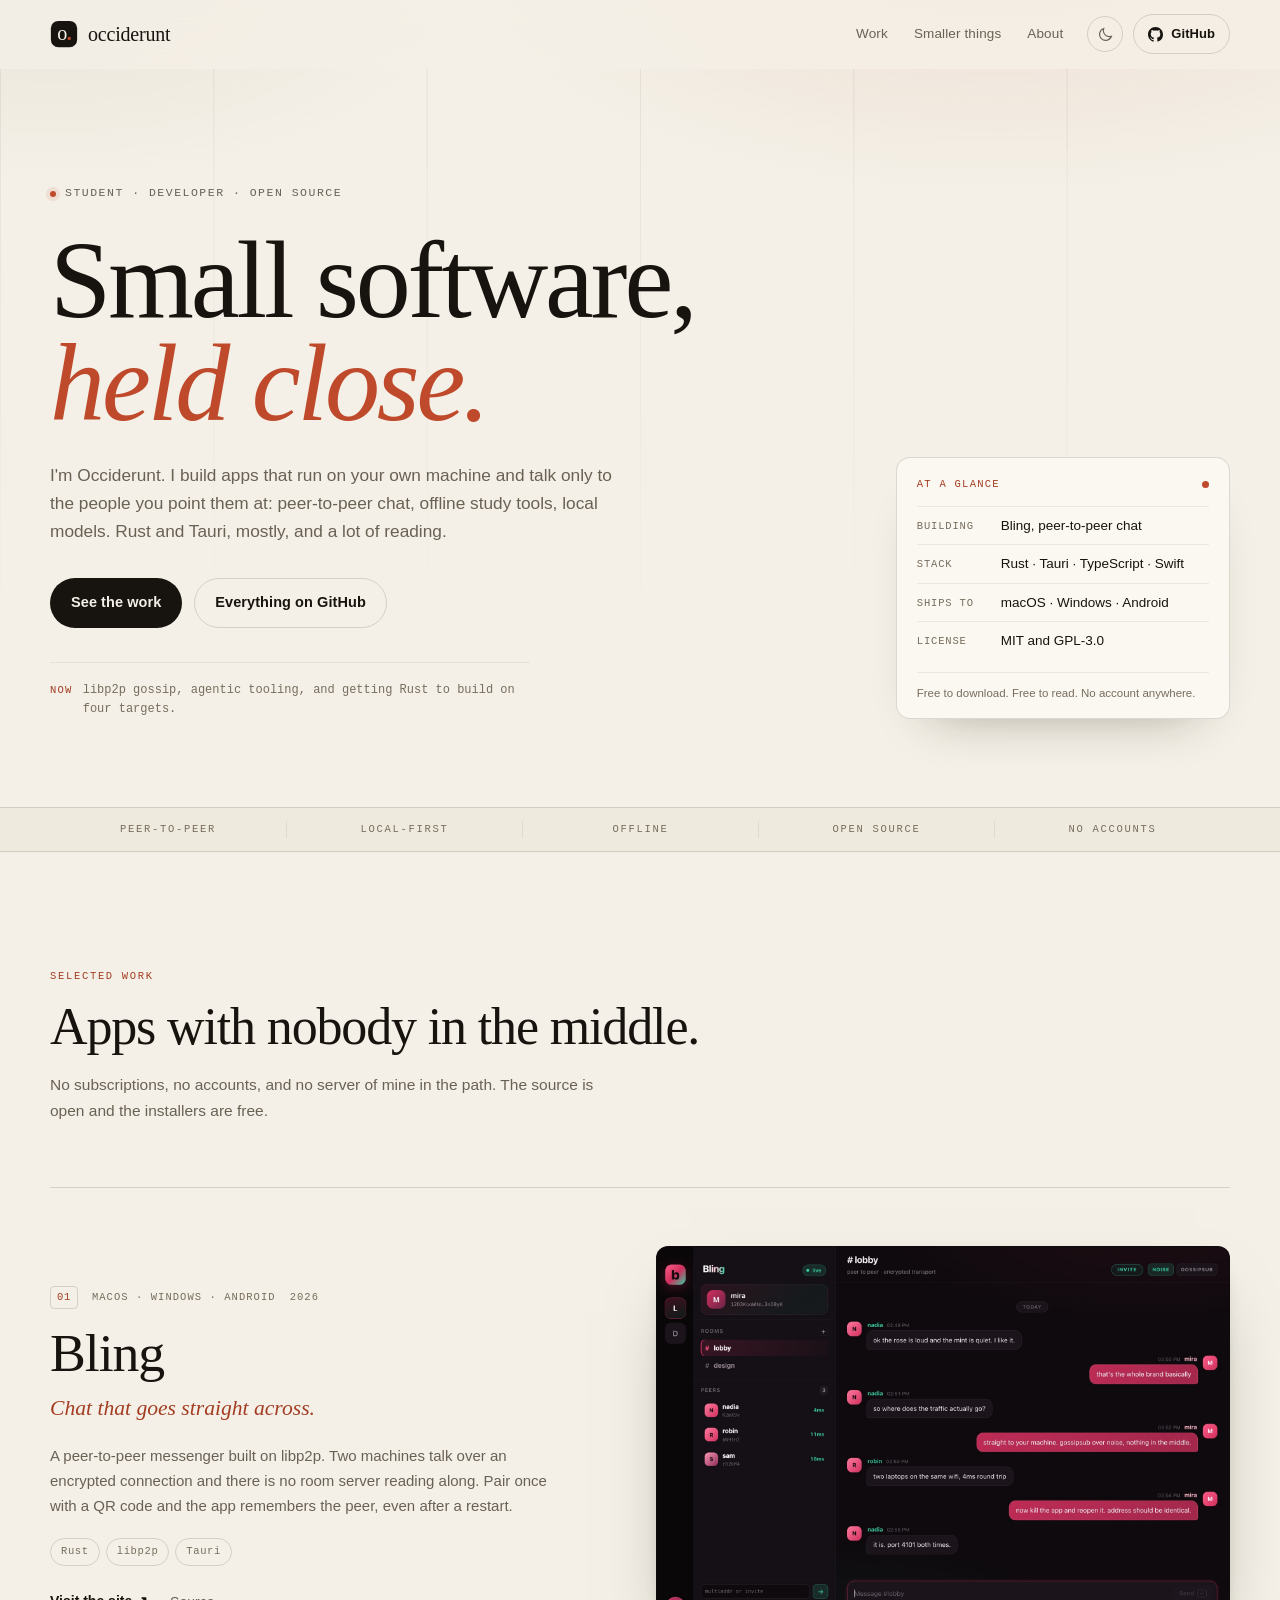
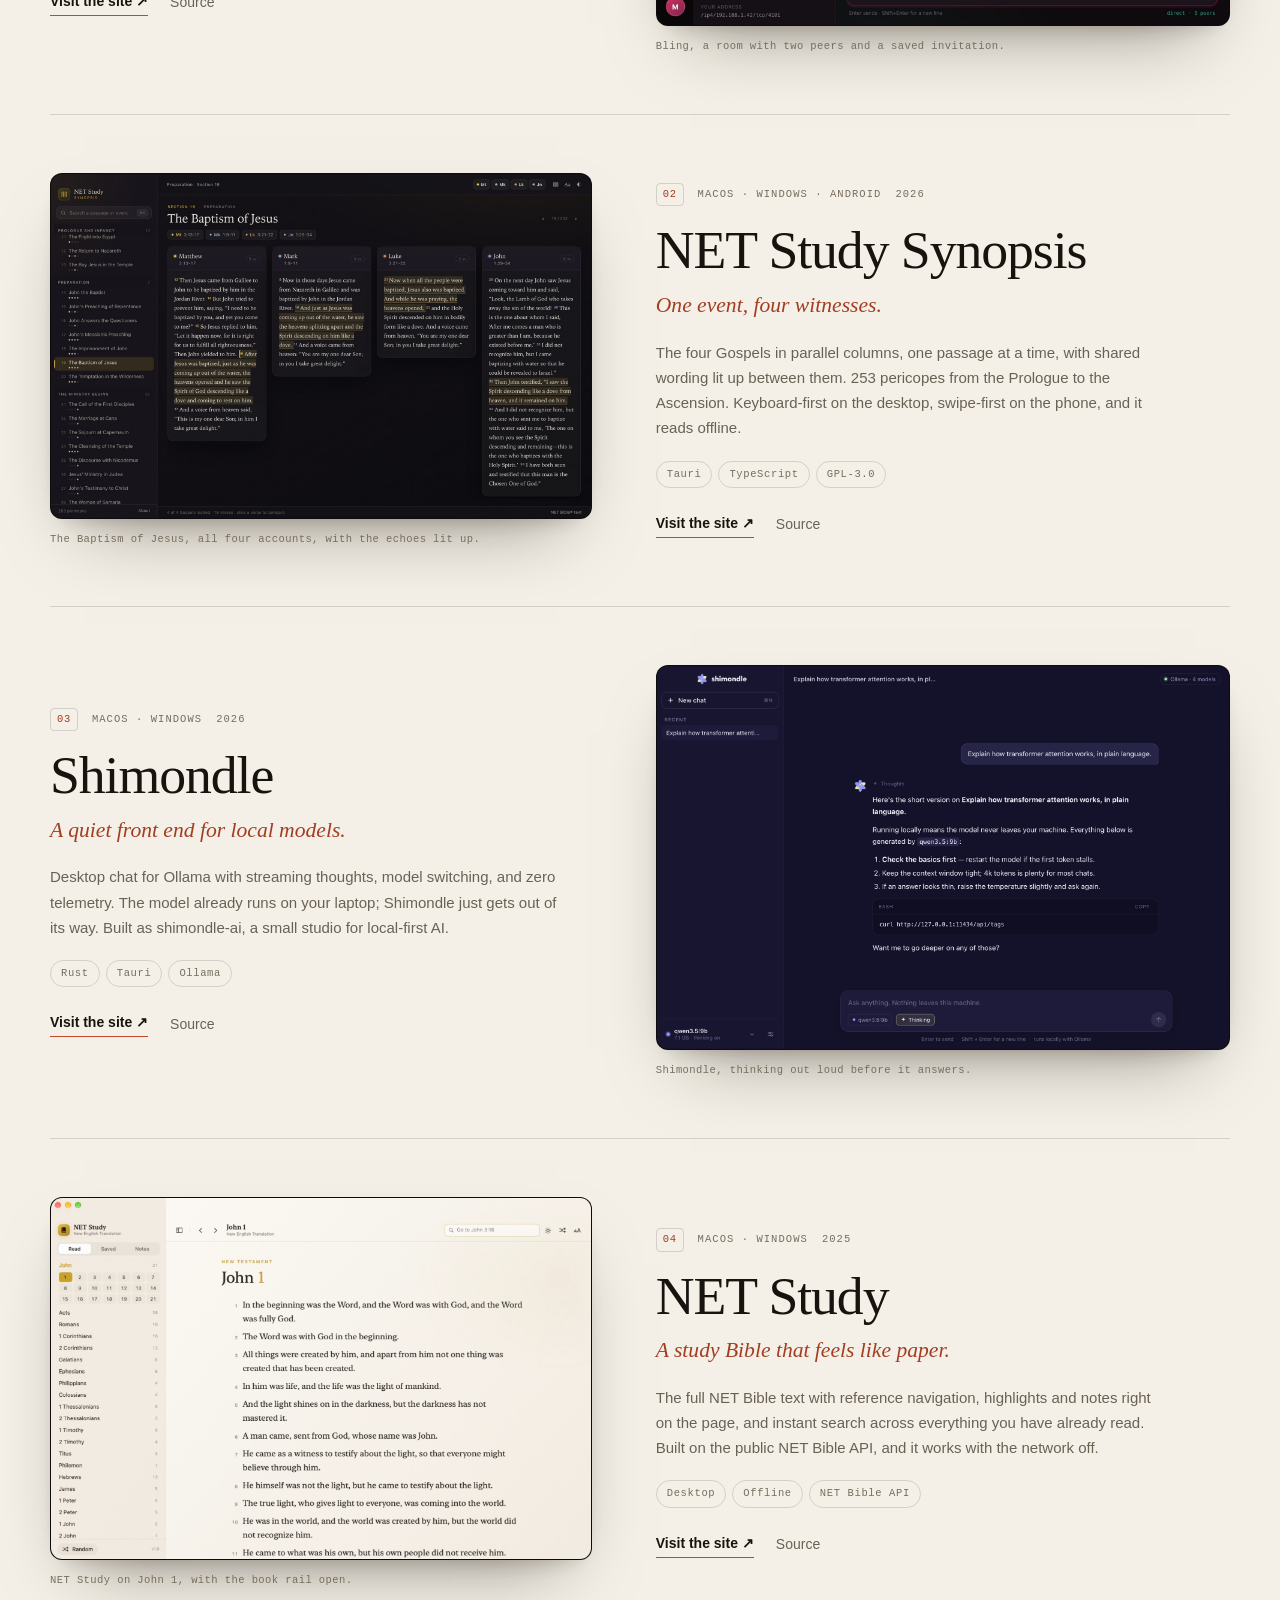
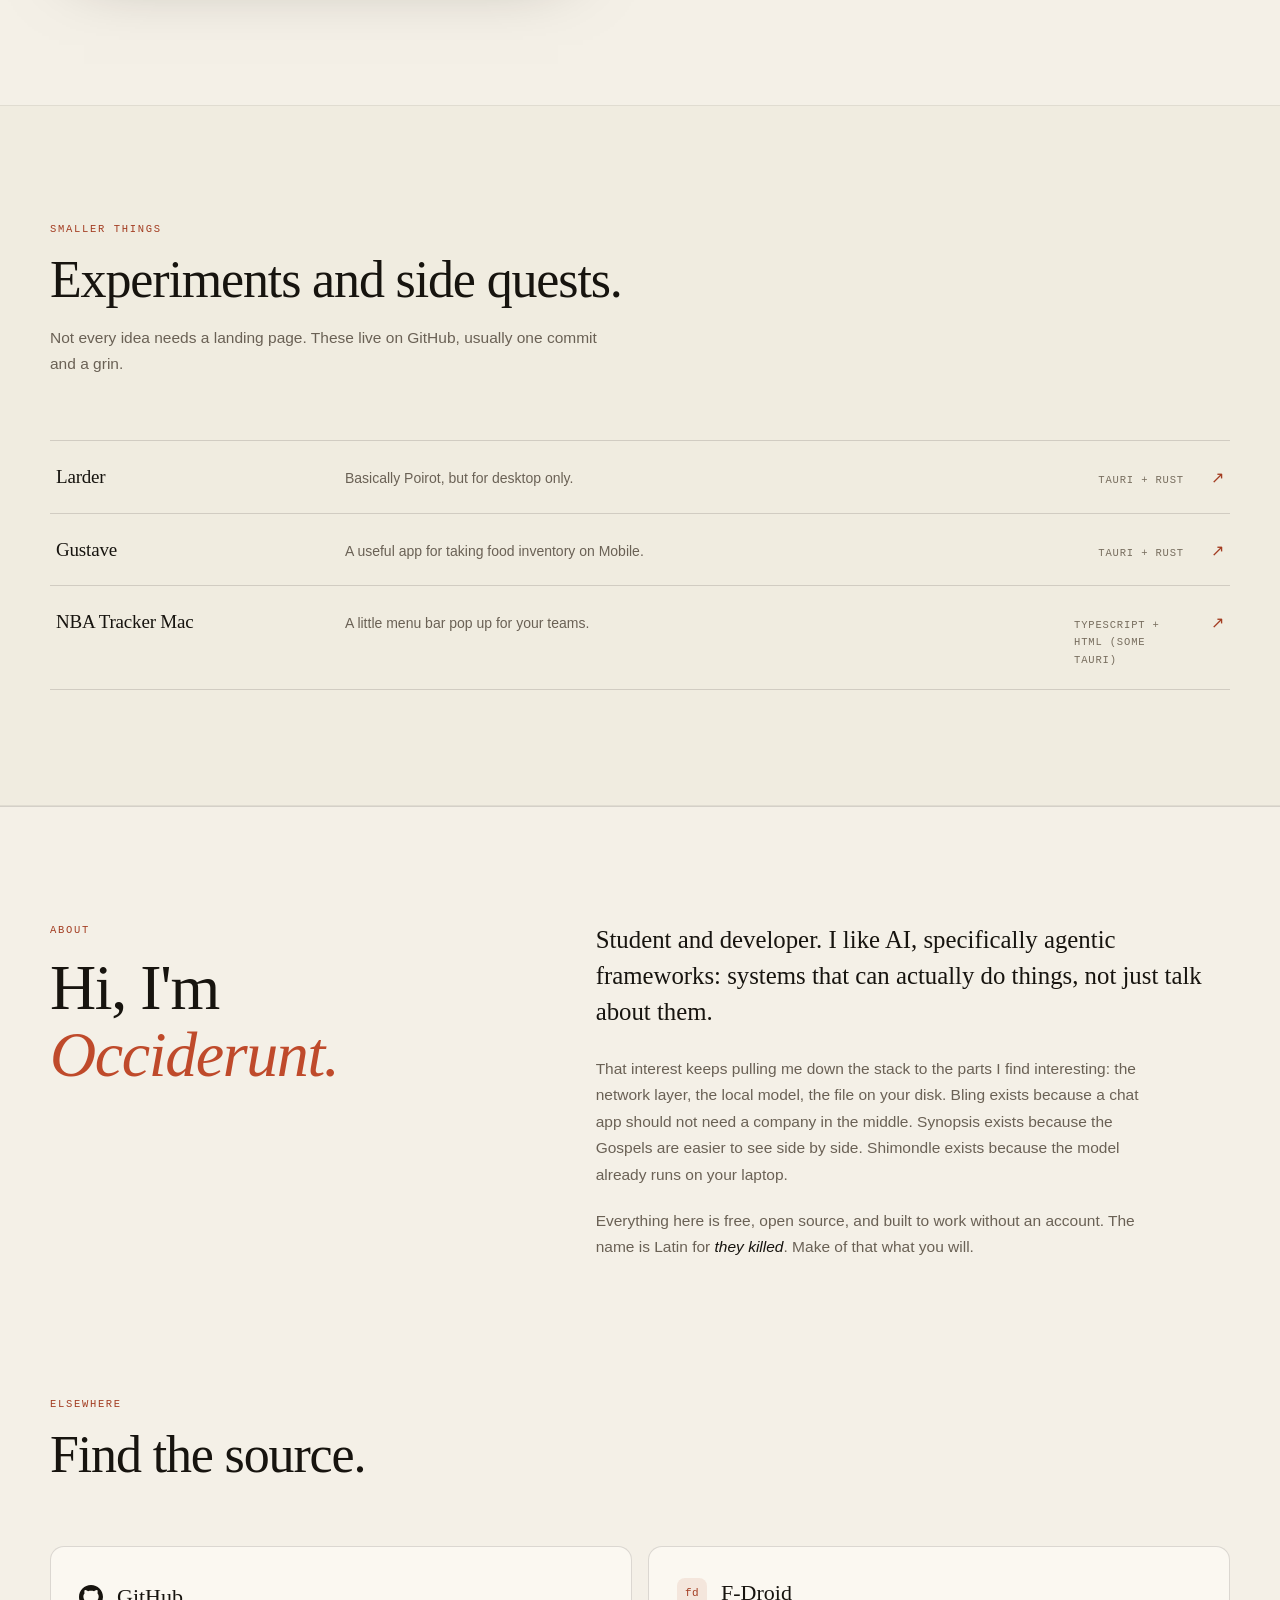
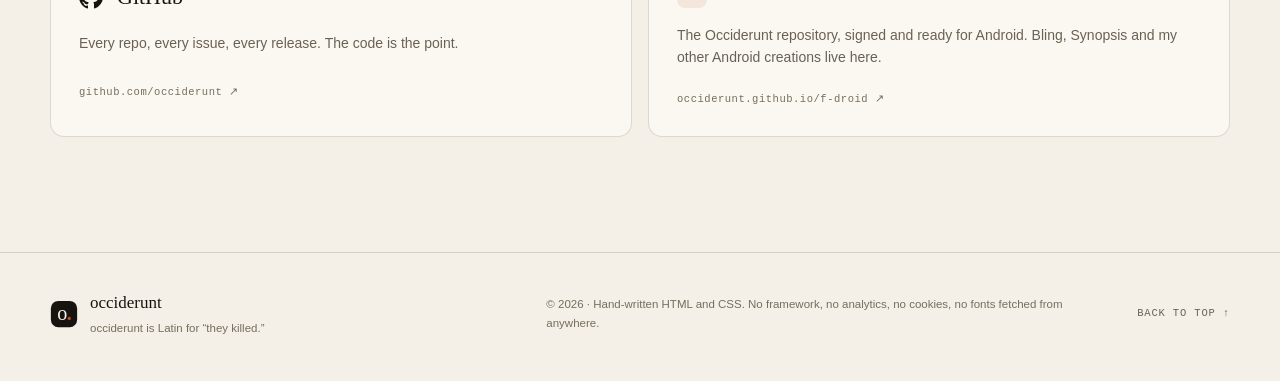
<file: index.html>
<!doctype html>
<html lang="en">
<head>
<meta charset="utf-8">
<meta name="viewport" content="width=device-width, initial-scale=1">
<title>occiderunt — small software, held close</title>
<meta name="description" content="Occiderunt is a student and developer building local-first, peer-to-peer software: Bling, NET Study Synopsis, Shimondle, and NET Study.">
<meta name="theme-color" content="#f4f0e7">
<link rel="icon" href="assets/favicon.svg" type="image/svg+xml">
<link rel="icon" href="assets/favicon-32.png" sizes="32x32" type="image/png">
<link rel="apple-touch-icon" href="assets/apple-touch-icon.png">
<meta property="og:type" content="website">
<meta property="og:site_name" content="occiderunt">
<meta property="og:title" content="occiderunt — small software, held close">
<meta property="og:description" content="Peer-to-peer chat, offline study tools, local models. Free, open source, no accounts.">
<meta property="og:image" content="https://occiderunt.github.io/assets/og.png">
<meta property="og:url" content="https://occiderunt.github.io/">
<meta name="twitter:card" content="summary_large_image">
<link rel="stylesheet" href="styles.css">
<script>
  /* set the theme before paint so there is no flash */
  (function () {
    document.documentElement.classList.add("js");
    try {
      var saved = localStorage.getItem("occiderunt-theme");
      if (saved === "night") document.documentElement.dataset.theme = "night";
      else if (!saved && window.matchMedia && window.matchMedia("(prefers-color-scheme: dark)").matches) {
        document.documentElement.dataset.theme = "night";
      }
    } catch (e) {}
  })();
</script>
<script type="application/ld+json">
{
  "@context": "https://schema.org",
  "@type": "Person",
  "name": "Occiderunt",
  "url": "https://occiderunt.github.io/",
  "description": "Student and developer building local-first, peer-to-peer software.",
  "sameAs": ["https://github.com/occiderunt"]
}
</script>
</head>
<body>

<a class="skip" href="#main">Skip to content</a>

<header class="site-head" id="site-head">
  <div class="wrap bar">
    <a class="brand" href="#top" aria-label="Occiderunt, home">
      <svg class="mark" viewBox="0 0 32 32" aria-hidden="true">
        <rect x="1" y="1" width="30" height="30" rx="8.5" fill="currentColor"/>
        <text x="14" y="23" text-anchor="middle" font-family="Iowan Old Style, Palatino, Georgia, serif" font-size="23" fill="var(--paper)">o</text>
        <circle cx="22" cy="21" r="1.9" fill="var(--accent)"/>
      </svg>
      <span class="brand-word">occiderunt</span>
    </a>

    <nav class="nav" aria-label="Main">
      <a href="#work">Work</a>
      <a href="#smaller">Smaller things</a>
      <a href="#about">About</a>
    </nav>

    <div class="actions">
      <button class="icon-btn" id="theme-toggle" type="button" aria-label="Switch to night theme" title="Switch theme">
        <svg class="i-sun" viewBox="0 0 24 24" aria-hidden="true"><circle cx="12" cy="12" r="4.1"/><path d="M12 2.4v2.3M12 19.3v2.3M2.4 12h2.3M19.3 12h2.3M5.3 5.3l1.6 1.6M17.1 17.1l1.6 1.6M18.7 5.3l-1.6 1.6M6.9 17.1l-1.6 1.6"/></svg>
        <svg class="i-moon" viewBox="0 0 24 24" aria-hidden="true"><path d="M20.4 14.5A8.6 8.6 0 0 1 9.5 3.6a8.6 8.6 0 1 0 10.9 10.9Z"/></svg>
      </button>
      <a class="btn btn-small btn-ghost" href="https://github.com/occiderunt" target="_blank" rel="noopener">
        <svg class="gh" viewBox="0 0 16 16" aria-hidden="true"><path d="M8 0C3.58 0 0 3.58 0 8c0 3.54 2.29 6.53 5.47 7.59.4.07.55-.17.55-.38 0-.19-.01-.82-.01-1.49-2.01.37-2.53-.49-2.69-.94-.09-.23-.48-.94-.82-1.13-.28-.15-.68-.52-.01-.53.63-.01 1.08.58 1.23.82.72 1.21 1.87.87 2.33.66.07-.52.28-.87.51-1.07-1.78-.2-3.64-.89-3.64-3.95 0-.87.31-1.59.82-2.15-.08-.2-.36-1.02.08-2.12 0 0 .67-.21 2.2.82.64-.18 1.32-.27 2-.27s1.36.09 2 .27c1.53-1.04 2.2-.82 2.2-.82.44 1.1.16 1.92.08 2.12.51.56.82 1.27.82 2.15 0 3.07-1.87 3.75-3.65 3.95.29.25.54.73.54 1.48 0 1.07-.01 1.93-.01 2.2 0 .21.15.46.55.38A8.01 8.01 0 0 0 16 8c0-4.42-3.58-8-8-8Z"/></svg>
        GitHub
      </a>
    </div>
  </div>
</header>

<main id="main">

  <section class="hero" id="top">
    <div class="hero-grid-lines" aria-hidden="true"></div>
    <div class="wrap hero-grid">
      <div class="hero-copy">
        <p class="kicker"><span class="dot" aria-hidden="true"></span>Student · developer · open source</p>
        <h1>Small software,<br><em>held close.</em></h1>
        <p class="lede">I'm Occiderunt. I build apps that run on your own machine and talk only to the people you point them at: peer-to-peer chat, offline study tools, local models. Rust and Tauri, mostly, and a lot of reading.</p>
        <div class="cta">
          <a class="btn btn-primary" href="#work">See the work</a>
          <a class="btn btn-ghost" href="https://github.com/occiderunt" target="_blank" rel="noopener">Everything on GitHub</a>
        </div>
        <p class="hero-note"><span class="k">now</span> libp2p gossip, agentic tooling, and getting Rust to build on four targets.</p>
      </div>

      <aside class="facts" aria-label="At a glance">
        <div class="facts-head"><span class="k">at a glance</span><span class="lamp" aria-hidden="true"></span></div>
        <dl>
          <div class="fact"><dt>building</dt><dd>Bling, peer-to-peer chat</dd></div>
          <div class="fact"><dt>stack</dt><dd>Rust · Tauri · TypeScript · Swift</dd></div>
          <div class="fact"><dt>ships to</dt><dd>macOS · Windows · Android</dd></div>
          <div class="fact"><dt>license</dt><dd>MIT and GPL-3.0</dd></div>
        </dl>
        <p class="facts-foot">Free to download. Free to read. No account anywhere.</p>
      </aside>
    </div>
  </section>

  <div class="band" aria-label="Principles">
    <div class="wrap band-grid">
      <span>peer-to-peer</span>
      <span>local-first</span>
      <span>offline</span>
      <span>open source</span>
      <span>no accounts</span>
    </div>
  </div>

  <section class="section" id="work">
    <div class="wrap">
      <div class="section-head">
        <p class="eyebrow">selected work</p>
        <h2>Apps with nobody in the middle.</h2>
        <p class="sub">No subscriptions, no accounts, and no server of mine in the path. The source is open and the installers are free.</p>
      </div>

      <article class="project" data-rise>
        <div class="p-body">
          <p class="p-meta"><span class="p-num">01</span><span>macOS · Windows · Android</span><span>2026</span></p>
          <h3>Bling</h3>
          <p class="tag">Chat that goes straight across.</p>
          <p class="p-desc">A peer-to-peer messenger built on libp2p. Two machines talk over an encrypted connection and there is no room server reading along. Pair once with a QR code and the app remembers the peer, even after a restart.</p>
          <p class="tags"><span>Rust</span><span>libp2p</span><span>Tauri</span></p>
          <p class="links">
            <a class="link-arrow" href="https://occiderunt.github.io/bling/">Visit the site <span aria-hidden="true">↗</span></a>
            <a class="link-quiet" href="https://github.com/occiderunt/bling">Source</a>
          </p>
        </div>
        <figure class="p-shot">
          <img src="assets/app-bling.jpg" alt="The Bling window: a room called lobby with two connected peers and a short conversation." width="1800" height="1190" loading="lazy">
          <figcaption>Bling, a room with two peers and a saved invitation.</figcaption>
        </figure>
      </article>

      <article class="project" data-rise>
        <div class="p-body">
          <p class="p-meta"><span class="p-num">02</span><span>macOS · Windows · Android</span><span>2026</span></p>
          <h3>NET Study Synopsis</h3>
          <p class="tag">One event, four witnesses.</p>
          <p class="p-desc">The four Gospels in parallel columns, one passage at a time, with shared wording lit up between them. 253 pericopes from the Prologue to the Ascension. Keyboard-first on the desktop, swipe-first on the phone, and it reads offline.</p>
          <p class="tags"><span>Tauri</span><span>TypeScript</span><span>GPL-3.0</span></p>
          <p class="links">
            <a class="link-arrow" href="https://net-study.github.io/netstudy-synopsis/">Visit the site <span aria-hidden="true">↗</span></a>
            <a class="link-quiet" href="https://github.com/NET-Study/netstudy-synopsis">Source</a>
          </p>
        </div>
        <figure class="p-shot">
          <img src="assets/app-synopsis.jpg" alt="NET Study Synopsis showing the Baptism of Jesus in four parallel columns with shared wording highlighted." width="1800" height="1148" loading="lazy">
          <figcaption>The Baptism of Jesus, all four accounts, with the echoes lit up.</figcaption>
        </figure>
      </article>

      <article class="project" data-rise>
        <div class="p-body">
          <p class="p-meta"><span class="p-num">03</span><span>macOS · Windows</span><span>2026</span></p>
          <h3>Shimondle</h3>
          <p class="tag">A quiet front end for local models.</p>
          <p class="p-desc">Desktop chat for Ollama with streaming thoughts, model switching, and zero telemetry. The model already runs on your laptop; Shimondle just gets out of its way. Built as shimondle-ai, a small studio for local-first AI.</p>
          <p class="tags"><span>Rust</span><span>Tauri</span><span>Ollama</span></p>
          <p class="links">
            <a class="link-arrow" href="https://shimondle-ai.github.io/">Visit the site <span aria-hidden="true">↗</span></a>
            <a class="link-quiet" href="https://github.com/shimondle-ai/shimondle">Source</a>
          </p>
        </div>
        <figure class="p-shot">
          <img src="assets/app-shimondle.jpg" alt="Shimondle mid-answer, with the thinking stream open above the reply." width="1800" height="1205" loading="lazy">
          <figcaption>Shimondle, thinking out loud before it answers.</figcaption>
        </figure>
      </article>

      <article class="project" data-rise>
        <div class="p-body">
          <p class="p-meta"><span class="p-num">04</span><span>macOS · Windows</span><span>2025</span></p>
          <h3>NET Study</h3>
          <p class="tag">A study Bible that feels like paper.</p>
          <p class="p-desc">The full NET Bible text with reference navigation, highlights and notes right on the page, and instant search across everything you have already read. Built on the public NET Bible API, and it works with the network off.</p>
          <p class="tags"><span>Desktop</span><span>Offline</span><span>NET Bible API</span></p>
          <p class="links">
            <a class="link-arrow" href="https://net-study.github.io/">Visit the site <span aria-hidden="true">↗</span></a>
            <a class="link-quiet" href="https://github.com/NET-Study/netstudy-mac">Source</a>
          </p>
        </div>
        <figure class="p-shot">
          <img src="assets/app-netstudy.jpg" alt="NET Study open to John 1, with the book rail on the left and the parchment reading column." width="1800" height="1205" loading="lazy">
          <figcaption>NET Study on John 1, with the book rail open.</figcaption>
        </figure>
      </article>
    </div>
  </section>

  <section class="section alt" id="smaller">
    <div class="wrap">
      <div class="section-head">
        <p class="eyebrow">smaller things</p>
        <h2>Experiments and side quests.</h2>
        <p class="sub">Not every idea needs a landing page. These live on GitHub, usually one commit and a grin.</p>
      </div>

      <ul class="things">
        <li>
          <a href="https://github.com/occiderunt/larder" target="_blank" rel="noopener">
            <span class="t-name">Larder</span>
            <span class="t-desc">Basically Poirot, but for desktop only.</span>
            <span class="t-lang">Tauri + Rust</span>
            <span class="t-arrow" aria-hidden="true">↗</span>
          </a>
        </li>
        <li>
          <a href="https://github.com/occiderunt/gustave" target="_blank" rel="noopener">
            <span class="t-name">Gustave</span>
            <span class="t-desc">A useful app for taking food inventory on Mobile.</span>
            <span class="t-lang">Tauri + Rust</span>
            <span class="t-arrow" aria-hidden="true">↗</span>
          </a>
        </li>
        <li>
          <a href="https://github.com/occiderunt/nba-tray-mac" target="_blank" rel="noopener">
            <span class="t-name">NBA Tracker Mac</span>
            <span class="t-desc">A little menu bar pop up for your teams.</span>
            <span class="t-lang">TypeScript + HTML (some Tauri)</span>
            <span class="t-arrow" aria-hidden="true">↗</span>
          </a>
        </li>
      </ul>
    </div>
  </section>

  <section class="section about" id="about">
    <div class="wrap about-grid">
      <div class="about-head">
        <p class="eyebrow">about</p>
        <h2>Hi, I'm<br><em>Occiderunt.</em></h2>
      </div>
      <div class="about-body">
        <p class="big">Student and developer. I like AI, specifically agentic frameworks: systems that can actually do things, not just talk about them.</p>
        <p>That interest keeps pulling me down the stack to the parts I find interesting: the network layer, the local model, the file on your disk. Bling exists because a chat app should not need a company in the middle. Synopsis exists because the Gospels are easier to see side by side. Shimondle exists because the model already runs on your laptop.</p>
        <p>Everything here is free, open source, and built to work without an account. The name is Latin for <em>they killed</em>. Make of that what you will.</p>
      </div>
    </div>
  </section>

  <section class="section elsewhere" id="elsewhere">
    <div class="wrap">
      <div class="section-head">
        <p class="eyebrow">elsewhere</p>
        <h2>Find the source.</h2>
      </div>
      <div class="links-grid">
        <a class="big-link" href="https://github.com/occiderunt" target="_blank" rel="noopener">
          <svg class="gh big-gh" viewBox="0 0 16 16" aria-hidden="true"><path d="M8 0C3.58 0 0 3.58 0 8c0 3.54 2.29 6.53 5.47 7.59.4.07.55-.17.55-.38 0-.19-.01-.82-.01-1.49-2.01.37-2.53-.49-2.69-.94-.09-.23-.48-.94-.82-1.13-.28-.15-.68-.52-.01-.53.63-.01 1.08.58 1.23.82.72 1.21 1.87.87 2.33.66.07-.52.28-.87.51-1.07-1.78-.2-3.64-.89-3.64-3.95 0-.87.31-1.59.82-2.15-.08-.2-.36-1.02.08-2.12 0 0 .67-.21 2.2.82.64-.18 1.32-.27 2-.27s1.36.09 2 .27c1.53-1.04 2.2-.82 2.2-.82.44 1.1.16 1.92.08 2.12.51.56.82 1.27.82 2.15 0 3.07-1.87 3.75-3.65 3.95.29.25.54.73.54 1.48 0 1.07-.01 1.93-.01 2.2 0 .21.15.46.55.38A8.01 8.01 0 0 0 16 8c0-4.42-3.58-8-8-8Z"/></svg>
          <span class="bl-name">GitHub</span>
          <span class="bl-desc">Every repo, every issue, every release. The code is the point.</span>
          <span class="bl-go" aria-hidden="true">github.com/occiderunt ↗</span>
        </a>
        <a class="big-link" href="https://occiderunt.github.io/f-droid/" target="_blank" rel="noopener">
          <span class="bl-mark" aria-hidden="true">fd</span>
          <span class="bl-name">F-Droid</span>
          <span class="bl-desc">The Occiderunt repository, signed and ready for Android. Bling, Synopsis and my other Android creations live here.</span>
          <span class="bl-go" aria-hidden="true">occiderunt.github.io/f-droid ↗</span>
        </a>
      </div>
    </div>
  </section>

</main>

<footer class="site-foot">
  <div class="wrap foot-grid">
    <div class="foot-brand">
      <svg class="mark" viewBox="0 0 32 32" aria-hidden="true">
        <rect x="1" y="1" width="30" height="30" rx="8.5" fill="currentColor"/>
        <text x="14" y="23" text-anchor="middle" font-family="Iowan Old Style, Palatino, Georgia, serif" font-size="23" fill="var(--paper)">o</text>
        <circle cx="22" cy="21" r="1.9" fill="var(--accent)"/>
      </svg>
      <div>
        <p class="fb-name">occiderunt</p>
        <p class="fb-note">occiderunt is Latin for “they killed.”</p>
      </div>
    </div>
    <p class="foot-fine">© <span id="year">2026</span> · Hand-written HTML and CSS. No framework, no analytics, no cookies, no fonts fetched from anywhere.</p>
    <a class="to-top" href="#top">Back to top <span aria-hidden="true">↑</span></a>
  </div>
</footer>

<script src="script.js"></script>
</body>
</html>
</file>
<file: styles.css>
/* ------------------------------------------------------------------
   occiderunt.github.io
   Paper and ink, one vermilion accent. No web fonts, no framework.
   ------------------------------------------------------------------ */

:root {
  --paper: #f4f0e7;
  --paper-2: #ece6d8;
  --card: #fbf8f1;
  --ink: #17140f;
  --muted: #6a6155;
  --faint: #776d5e;
  --line: rgba(23, 20, 15, 0.14);
  --line-soft: rgba(23, 20, 15, 0.07);
  --accent: #bf4a2b;
  --accent-ink: #a33d22;
  --accent-soft: rgba(191, 74, 43, 0.1);
  --nav-bg: rgba(244, 240, 231, 0.82);
  --shot-shadow: 0 34px 70px -34px rgba(30, 22, 12, 0.5), 0 10px 24px -16px rgba(30, 22, 12, 0.35);
  --serif: "Iowan Old Style", "Palatino Linotype", Palatino, "Book Antiqua", Georgia, serif;
  --sans: -apple-system, BlinkMacSystemFont, "Segoe UI", Inter, Roboto, Helvetica, Arial, sans-serif;
  --mono: ui-monospace, "SF Mono", SFMono-Regular, Menlo, Consolas, monospace;
  --wrap: 1180px;
  --pad: clamp(20px, 4vw, 40px);
  color-scheme: light;
}

html[data-theme="night"] {
  --paper: #111110;
  --paper-2: #181715;
  --card: #1a1816;
  --ink: #f2ede2;
  --muted: #a79d8d;
  --faint: #958a7b;
  --line: rgba(242, 237, 226, 0.15);
  --line-soft: rgba(242, 237, 226, 0.07);
  --accent: #e8764f;
  --accent-ink: #f0936f;
  --accent-soft: rgba(232, 118, 79, 0.13);
  --nav-bg: rgba(17, 17, 16, 0.82);
  --shot-shadow: 0 34px 80px -34px rgba(0, 0, 0, 0.9), 0 10px 26px -16px rgba(0, 0, 0, 0.7);
  color-scheme: dark;
}

* { box-sizing: border-box; }

html { scroll-behavior: smooth; -webkit-text-size-adjust: 100%; }

body {
  margin: 0;
  background: var(--paper);
  color: var(--ink);
  font: 16px/1.65 var(--sans);
  font-feature-settings: "kern" 1;
  -webkit-font-smoothing: antialiased;
  overflow-x: hidden;
}

/* a very quiet wash of warm light behind the top of the page */
body::before {
  content: "";
  position: fixed;
  inset: 0 0 auto 0;
  height: 70vh;
  pointer-events: none;
  z-index: 0;
  background:
    radial-gradient(60% 55% at 78% -8%, var(--accent-soft), transparent 70%),
    radial-gradient(45% 40% at 4% 0%, rgba(120, 104, 76, 0.07), transparent 70%);
  -webkit-mask-image: linear-gradient(180deg, #000 55%, transparent 100%);
  mask-image: linear-gradient(180deg, #000 55%, transparent 100%);
}

body > * { position: relative; z-index: 1; }

img { max-width: 100%; }

a { color: inherit; }

::selection { background: var(--accent); color: var(--paper); }

:focus-visible { outline: 2px solid var(--accent); outline-offset: 3px; border-radius: 3px; }

.skip {
  position: absolute;
  left: 16px;
  top: -60px;
  z-index: 50;
  padding: 10px 16px;
  background: var(--ink);
  color: var(--paper);
  border-radius: 999px;
  font-size: 14px;
  text-decoration: none;
  transition: top 0.2s ease;
}
.skip:focus { top: 12px; }

.wrap {
  width: 100%;
  max-width: calc(var(--wrap) + var(--pad) * 2);
  margin: 0 auto;
  padding-inline: var(--pad);
}

/* ---------- header ---------- */

.site-head {
  position: sticky;
  top: 0;
  z-index: 20;
  background: var(--nav-bg);
  -webkit-backdrop-filter: blur(14px) saturate(1.2);
  backdrop-filter: blur(14px) saturate(1.2);
  border-bottom: 1px solid transparent;
  transition: border-color 0.25s ease, box-shadow 0.25s ease;
}
.site-head.scrolled {
  border-bottom-color: var(--line);
  box-shadow: 0 6px 30px -22px rgba(0, 0, 0, 0.5);
}

.bar {
  display: flex;
  align-items: center;
  justify-content: space-between;
  gap: 24px;
  height: 68px;
}

.brand {
  display: inline-flex;
  align-items: center;
  gap: 10px;
  text-decoration: none;
  color: var(--ink);
  flex: 0 0 auto;
}
.mark { width: 28px; height: 28px; display: block; }
.brand-word {
  font-family: var(--serif);
  font-size: 20px;
  letter-spacing: -0.01em;
  font-weight: 500;
}

.nav {
  display: flex;
  gap: 26px;
  margin-left: auto;
}
.nav a {
  font-size: 13.5px;
  color: var(--muted);
  text-decoration: none;
  letter-spacing: 0.01em;
  transition: color 0.18s ease;
}
.nav a:hover { color: var(--ink); }

.actions { display: flex; align-items: center; gap: 10px; flex: 0 0 auto; }

.icon-btn {
  width: 36px;
  height: 36px;
  display: grid;
  place-items: center;
  padding: 0;
  border: 1px solid var(--line);
  border-radius: 999px;
  background: transparent;
  color: var(--muted);
  cursor: pointer;
  transition: color 0.18s ease, border-color 0.18s ease, background 0.18s ease;
}
.icon-btn:hover { color: var(--ink); border-color: var(--ink); }
.icon-btn svg { width: 17px; height: 17px; fill: none; stroke: currentColor; stroke-width: 1.6; stroke-linecap: round; }
.icon-btn .i-sun { display: none; }
html[data-theme="night"] .icon-btn .i-sun { display: block; }
html[data-theme="night"] .icon-btn .i-moon { display: none; }

.btn {
  display: inline-flex;
  align-items: center;
  justify-content: center;
  gap: 8px;
  padding: 12px 20px;
  border-radius: 999px;
  font-size: 14.5px;
  font-weight: 600;
  letter-spacing: 0.005em;
  text-decoration: none;
  border: 1px solid transparent;
  transition: transform 0.18s ease, background 0.18s ease, color 0.18s ease, border-color 0.18s ease;
}
.btn:hover { transform: translateY(-1px); }
.btn-primary { background: var(--ink); color: var(--paper); }
.btn-primary:hover { background: var(--accent); color: #fff; }
.btn-ghost { border-color: var(--line); color: var(--ink); background: transparent; }
.btn-ghost:hover { border-color: var(--ink); background: var(--card); }
.btn-small { padding: 8px 14px; font-size: 13px; }
.btn .gh { width: 15px; height: 15px; fill: currentColor; }

/* ---------- hero ---------- */

.hero {
  position: relative;
  padding: clamp(56px, 9vw, 116px) 0 clamp(48px, 7vw, 88px);
  overflow: hidden;
}

.hero-grid-lines {
  position: absolute;
  inset: 0;
  background-image: linear-gradient(90deg, var(--line-soft) 1px, transparent 1px);
  background-size: calc(100% / 6) 100%;
  -webkit-mask-image: linear-gradient(180deg, rgba(0,0,0,0.9), transparent 78%);
  mask-image: linear-gradient(180deg, rgba(0,0,0,0.9), transparent 78%);
  pointer-events: none;
}

.hero-grid {
  position: relative;
  display: grid;
  grid-template-columns: minmax(0, 1.45fr) minmax(260px, 0.62fr);
  gap: clamp(32px, 5vw, 72px);
  align-items: end;
}

.kicker {
  display: flex;
  align-items: center;
  gap: 9px;
  margin: 0 0 26px;
  font-family: var(--mono);
  font-size: 11.5px;
  letter-spacing: 0.13em;
  text-transform: uppercase;
  color: var(--muted);
}
.dot {
  width: 6px;
  height: 6px;
  border-radius: 50%;
  background: var(--accent);
  box-shadow: 0 0 0 4px var(--accent-soft);
  flex: 0 0 auto;
}

h1 {
  margin: 0;
  font-family: var(--serif);
  font-weight: 500;
  font-size: clamp(3.1rem, 8.6vw, 7rem);
  line-height: 0.93;
  letter-spacing: -0.028em;
}
h1 em {
  font-style: italic;
  color: var(--accent);
}

.lede {
  max-width: 34em;
  margin: 28px 0 0;
  font-size: clamp(16px, 1.35vw, 18.5px);
  line-height: 1.62;
  color: var(--muted);
}

.cta { display: flex; flex-wrap: wrap; gap: 12px; margin-top: 32px; }

.hero-note {
  display: flex;
  align-items: baseline;
  gap: 10px;
  margin: 34px 0 0;
  padding-top: 18px;
  border-top: 1px solid var(--line-soft);
  font-family: var(--mono);
  font-size: 12px;
  line-height: 1.6;
  color: var(--faint);
  max-width: 40em;
}
.k {
  font-family: var(--mono);
  font-size: 10.5px;
  letter-spacing: 0.12em;
  text-transform: uppercase;
  color: var(--accent-ink);
  flex: 0 0 auto;
}

/* the at-a-glance card */
.facts {
  background: var(--card);
  border: 1px solid var(--line);
  border-radius: 14px;
  padding: 18px 20px 16px;
  box-shadow: 0 26px 50px -36px rgba(40, 30, 16, 0.45);
}
.facts-head {
  display: flex;
  align-items: center;
  justify-content: space-between;
  padding-bottom: 12px;
  border-bottom: 1px solid var(--line-soft);
}
.lamp {
  width: 7px;
  height: 7px;
  border-radius: 50%;
  background: var(--accent);
}
.facts dl { margin: 0; }
.fact {
  display: grid;
  grid-template-columns: 74px minmax(0, 1fr);
  gap: 10px;
  padding: 9px 0;
  border-bottom: 1px solid var(--line-soft);
}
.fact:last-child { border-bottom: 0; }
.fact dt {
  font-family: var(--mono);
  font-size: 10.5px;
  letter-spacing: 0.08em;
  text-transform: uppercase;
  color: var(--faint);
  padding-top: 2px;
}
.fact dd {
  margin: 0;
  font-size: 13.5px;
  line-height: 1.45;
}
.facts-foot {
  margin: 12px 0 0;
  padding-top: 12px;
  border-top: 1px solid var(--line-soft);
  font-size: 11.5px;
  line-height: 1.5;
  color: var(--faint);
}

/* ---------- band ---------- */

.band {
  border-top: 1px solid var(--line);
  border-bottom: 1px solid var(--line);
  background: color-mix(in srgb, var(--paper-2) 55%, transparent);
}
.band-grid {
  display: grid;
  grid-template-columns: repeat(5, 1fr);
  padding-block: 13px;
}
.band-grid span {
  font-family: var(--mono);
  font-size: 10.5px;
  letter-spacing: 0.16em;
  text-transform: uppercase;
  color: var(--faint);
  text-align: center;
}
.band-grid span + span { border-left: 1px solid var(--line-soft); }

/* ---------- sections ---------- */

.section { padding: clamp(64px, 9vw, 118px) 0; }
.section.alt {
  background: color-mix(in srgb, var(--paper-2) 45%, transparent);
  border-top: 1px solid var(--line-soft);
  border-bottom: 1px solid var(--line-soft);
}

.section-head { max-width: 44rem; margin-bottom: clamp(36px, 5vw, 64px); }
.eyebrow {
  margin: 0 0 14px;
  font-family: var(--mono);
  font-size: 10.5px;
  letter-spacing: 0.16em;
  text-transform: uppercase;
  color: var(--accent-ink);
}
h2 {
  margin: 0;
  font-family: var(--serif);
  font-weight: 500;
  font-size: clamp(2rem, 4.2vw, 3.25rem);
  line-height: 1.06;
  letter-spacing: -0.022em;
}
.sub {
  margin: 18px 0 0;
  color: var(--muted);
  font-size: 15.5px;
  max-width: 36em;
}

/* ---------- projects ---------- */

.project {
  display: grid;
  grid-template-columns: minmax(0, 1fr) minmax(0, 1.06fr);
  gap: clamp(28px, 5vw, 72px);
  align-items: center;
  padding: clamp(34px, 5vw, 58px) 0;
  border-top: 1px solid var(--line);
}
.project:last-child { padding-bottom: 0; }
.project:nth-of-type(even) .p-shot { order: -1; }

.p-meta {
  display: flex;
  flex-wrap: wrap;
  align-items: center;
  gap: 14px;
  margin: 0 0 18px;
  font-family: var(--mono);
  font-size: 10.5px;
  letter-spacing: 0.1em;
  text-transform: uppercase;
  color: var(--faint);
}
.p-num {
  color: var(--accent-ink);
  border: 1px solid var(--line);
  border-radius: 4px;
  padding: 2px 6px;
  letter-spacing: 0.06em;
}
.p-body h3 {
  margin: 0;
  font-family: var(--serif);
  font-weight: 500;
  font-size: clamp(2.2rem, 4.2vw, 3.4rem);
  line-height: 1;
  letter-spacing: -0.02em;
}
.tag {
  margin: 10px 0 0;
  font-family: var(--serif);
  font-style: italic;
  font-size: clamp(1.1rem, 1.8vw, 1.35rem);
  color: var(--accent-ink);
}
.p-desc {
  margin: 16px 0 0;
  color: var(--muted);
  font-size: 15px;
  line-height: 1.68;
  max-width: 34em;
}
.tags { display: flex; flex-wrap: wrap; gap: 6px; margin: 20px 0 0; }
.tags span {
  font-family: var(--mono);
  font-size: 10.5px;
  letter-spacing: 0.06em;
  color: var(--faint);
  border: 1px solid var(--line);
  border-radius: 999px;
  padding: 4px 10px;
}
.links {
  display: flex;
  align-items: center;
  gap: 22px;
  margin: 24px 0 0;
  font-size: 14px;
}
.link-arrow {
  color: var(--ink);
  font-weight: 600;
  text-decoration: none;
  border-bottom: 1px solid var(--accent);
  padding-bottom: 2px;
}
.link-arrow:hover { color: var(--accent-ink); }
.link-quiet { color: var(--muted); text-decoration: none; }
.link-quiet:hover { color: var(--ink); text-decoration: underline; text-underline-offset: 3px; }

.p-shot { margin: 0; }
.p-shot img {
  display: block;
  width: 100%;
  height: auto;
  border-radius: 12px;
  border: 1px solid var(--line);
  background: #0e0a0d;
  box-shadow: var(--shot-shadow);
  transition: transform 0.35s cubic-bezier(0.2, 0.7, 0.2, 1);
}
.project:hover .p-shot img { transform: translateY(-3px); }
.p-shot figcaption {
  margin-top: 12px;
  font-family: var(--mono);
  font-size: 10.5px;
  letter-spacing: 0.04em;
  color: var(--faint);
}

/* ---------- smaller things ---------- */

.things { list-style: none; margin: 0; padding: 0; border-top: 1px solid var(--line); }
.things li { border-bottom: 1px solid var(--line); }
.things a {
  display: grid;
  grid-template-columns: minmax(150px, 0.55fr) minmax(0, 1.45fr) 110px 20px;
  gap: 20px;
  align-items: baseline;
  padding: 20px 6px;
  text-decoration: none;
  transition: background 0.18s ease, padding 0.18s ease;
}
.things a:hover { background: var(--accent-soft); padding-inline: 14px; }
.t-name { font-family: var(--serif); font-size: 19px; letter-spacing: -0.01em; }
.t-desc { color: var(--muted); font-size: 14px; line-height: 1.5; }
.t-lang {
  font-family: var(--mono);
  font-size: 10.5px;
  letter-spacing: 0.08em;
  text-transform: uppercase;
  color: var(--faint);
  justify-self: end;
}
.t-arrow { color: var(--accent-ink); justify-self: end; }

/* ---------- about ---------- */

.about { border-top: 1px solid var(--line); }
.about-grid {
  display: grid;
  grid-template-columns: minmax(0, 0.85fr) minmax(0, 1.15fr);
  gap: clamp(32px, 6vw, 80px);
}
.about-head h2 { font-size: clamp(2.4rem, 5vw, 4rem); }
.about-head em { color: var(--accent); font-style: italic; }
.about-body p { margin: 0 0 20px; color: var(--muted); font-size: 15.5px; line-height: 1.7; max-width: 36em; }
.about-body p.big {
  font-family: var(--serif);
  font-size: clamp(1.25rem, 2vw, 1.55rem);
  line-height: 1.45;
  color: var(--ink);
  margin-bottom: 26px;
}
.about-body em { color: var(--ink); font-style: italic; }

/* ---------- elsewhere ---------- */

.elsewhere { padding-top: 0; }
.links-grid {
  display: grid;
  grid-template-columns: repeat(2, minmax(0, 1fr));
  gap: 16px;
}
.big-link {
  display: grid;
  grid-template-columns: auto 1fr;
  grid-template-areas: "icon name" "desc desc" "go go";
  gap: 8px 14px;
  padding: 28px;
  background: var(--card);
  border: 1px solid var(--line);
  border-radius: 14px;
  text-decoration: none;
  transition: transform 0.2s ease, border-color 0.2s ease, box-shadow 0.2s ease;
}
.big-link:hover { transform: translateY(-3px); border-color: var(--accent); box-shadow: 0 26px 50px -34px rgba(40, 30, 16, 0.4); }
.big-gh { grid-area: icon; width: 24px; height: 24px; fill: var(--ink); align-self: center; }
.bl-mark {
  grid-area: icon;
  width: 30px;
  height: 30px;
  display: grid;
  place-items: center;
  border-radius: 8px;
  background: var(--accent-soft);
  color: var(--accent-ink);
  font-family: var(--mono);
  font-size: 11px;
  letter-spacing: 0.04em;
  align-self: center;
}
.bl-name { grid-area: name; font-family: var(--serif); font-size: 22px; align-self: center; }
.bl-desc { grid-area: desc; color: var(--muted); font-size: 14px; line-height: 1.55; margin-top: 6px; }
.bl-go {
  grid-area: go;
  margin-top: 14px;
  font-family: var(--mono);
  font-size: 10.5px;
  letter-spacing: 0.05em;
  color: var(--faint);
}

/* ---------- footer ---------- */

.site-foot {
  border-top: 1px solid var(--line);
  padding: 36px 0 44px;
}
.foot-grid {
  display: grid;
  grid-template-columns: 1fr minmax(0, 1.2fr) auto;
  gap: 24px;
  align-items: center;
}
.foot-brand { display: flex; align-items: center; gap: 12px; }
.fb-name { margin: 0; font-family: var(--serif); font-size: 17px; }
.fb-note { margin: 2px 0 0; font-size: 11.5px; color: var(--faint); }
.foot-fine { margin: 0; font-size: 11.5px; line-height: 1.6; color: var(--faint); max-width: 46em; }
.to-top {
  font-family: var(--mono);
  font-size: 10.5px;
  letter-spacing: 0.08em;
  text-transform: uppercase;
  color: var(--muted);
  text-decoration: none;
  white-space: nowrap;
}
.to-top:hover { color: var(--accent-ink); }

/* ---------- reveal ---------- */

html.js [data-rise] {
  opacity: 0;
  transform: translateY(18px);
  transition: opacity 0.7s cubic-bezier(0.2, 0.7, 0.2, 1), transform 0.7s cubic-bezier(0.2, 0.7, 0.2, 1);
}
html.js [data-rise].in { opacity: 1; transform: none; }

/* ---------- responsive ---------- */

@media (max-width: 900px) {
  .hero-grid { grid-template-columns: 1fr; align-items: start; }
  .facts { max-width: 460px; }
  .project, .project:nth-of-type(even) { grid-template-columns: 1fr; }
  .project:nth-of-type(even) .p-shot { order: 0; }
  .project .p-shot { order: 0; }
  .about-grid { grid-template-columns: 1fr; gap: 28px; }
  .foot-grid { grid-template-columns: 1fr auto; }
  .foot-fine { grid-column: 1 / -1; order: 3; }
}

@media (max-width: 700px) {
  .nav { display: none; }
  .bar { height: 62px; }
  .hero { padding-top: 44px; }
  h1 { font-size: clamp(2.9rem, 12.5vw, 4rem); }
  .band-grid { grid-template-columns: repeat(2, 1fr); gap: 8px 0; padding-block: 16px; }
  .band-grid span { text-align: left; padding-left: 14px; }
  .band-grid span + span { border-left: 0; }
  .band-grid span:nth-child(even) { border-left: 1px solid var(--line-soft); }
  .things a { grid-template-columns: 1fr auto; gap: 4px 14px; }
  .t-name { grid-column: 1; }
  .t-arrow { grid-column: 2; grid-row: 1; }
  .t-desc { grid-column: 1 / -1; }
  .t-lang { display: none; }
  .links-grid { grid-template-columns: 1fr; }
  .links { gap: 18px; }
  .p-shot figcaption { display: none; }
  .foot-grid { grid-template-columns: 1fr; }
  .to-top { justify-self: start; }
}

@media (max-width: 380px) {
  .brand-word { font-size: 18px; }
  .btn-small .gh { display: none; }
}

@media (prefers-reduced-motion: reduce) {
  html { scroll-behavior: auto; }
  *, *::before, *::after { transition-duration: 0.001ms !important; animation-duration: 0.001ms !important; }
  html.js [data-rise] { opacity: 1; transform: none; }
}
</file>
